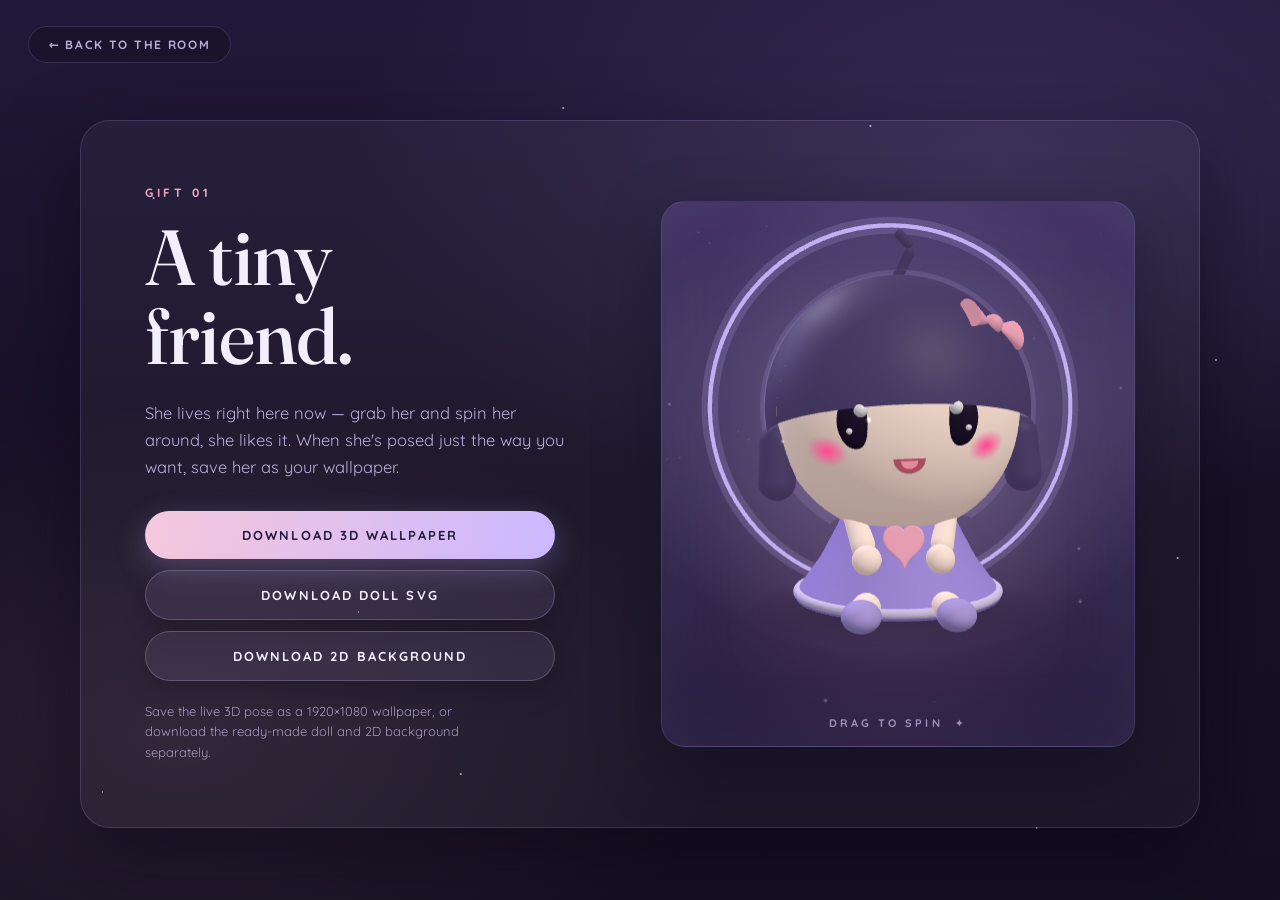
<file: boneka.html>
<!DOCTYPE html>
<html lang="en">
<head>
  <meta charset="UTF-8" />
  <meta name="viewport" content="width=device-width, initial-scale=1.0" />
  <meta name="color-scheme" content="dark" />
  <title>Maeghan's Doll — A Tiny Friend</title>
  <link rel="icon" type="image/svg+xml" href="assets/boneka/assets/images/doll.svg" />
  <link rel="preconnect" href="https://fonts.googleapis.com" />
  <link rel="preconnect" href="https://fonts.gstatic.com" crossorigin />
  <link href="https://fonts.googleapis.com/css2?family=Fraunces:opsz,wght@9..144,500;9..144,600&family=Quicksand:wght@400;500;700&display=swap" rel="stylesheet" />
  <style>
    :root {
      --ink:      #f3eefc;
      --ink-soft: #b9aed6;
      --lilac:    #cbb8ff;
      --pink:     #f2a9be;
      --panel:    rgba(255, 255, 255, 0.035);
      --line:     rgba(203, 184, 255, 0.16);
    }

    * { box-sizing: border-box; margin: 0; padding: 0; }

    body {
      min-height: 100vh;
      font-family: "Quicksand", "Segoe UI", system-ui, sans-serif;
      color: var(--ink);
      background:
        radial-gradient(1100px 600px at 78% 18%, rgba(172, 146, 238, 0.16), transparent 60%),
        radial-gradient(900px 560px at 14% 82%, rgba(242, 169, 190, 0.10), transparent 60%),
        linear-gradient(180deg, #211939 0%, #171126 55%, #141021 100%);
      overflow-x: hidden;
    }

    /* twinkling star field */
    .stars, .stars::after {
      content: "";
      position: fixed;
      inset: 0;
      pointer-events: none;
      background-image:
        radial-gradient(1.5px 1.5px at 12% 22%, #e9dfff, transparent),
        radial-gradient(1px 1px at 28% 68%, #f5c8dc, transparent),
        radial-gradient(1.5px 1.5px at 44% 12%, #e9dfff, transparent),
        radial-gradient(1px 1px at 61% 42%, #e9dfff, transparent),
        radial-gradient(1.5px 1.5px at 73% 78%, #f5c8dc, transparent),
        radial-gradient(1px 1px at 86% 26%, #e9dfff, transparent),
        radial-gradient(1.5px 1.5px at 92% 62%, #e9dfff, transparent),
        radial-gradient(1px 1px at 8% 88%, #e9dfff, transparent);
      animation: twinkle 4.5s ease-in-out infinite;
    }
    .stars::after {
      background-image:
        radial-gradient(1px 1px at 18% 46%, #e9dfff, transparent),
        radial-gradient(1.5px 1.5px at 36% 86%, #e9dfff, transparent),
        radial-gradient(1px 1px at 52% 58%, #f5c8dc, transparent),
        radial-gradient(1.5px 1.5px at 68% 14%, #e9dfff, transparent),
        radial-gradient(1px 1px at 81% 92%, #e9dfff, transparent),
        radial-gradient(1.5px 1.5px at 95% 40%, #f5c8dc, transparent);
      animation-delay: 2.2s;
    }
    @keyframes twinkle {
      0%, 100% { opacity: 0.35; }
      50%      { opacity: 0.9; }
    }

    .back-link {
      position: fixed;
      top: 26px;
      left: 28px;
      z-index: 5;
      padding: 10px 20px;
      border: 1px solid var(--line);
      border-radius: 999px;
      background: rgba(23, 17, 38, 0.6);
      backdrop-filter: blur(8px);
      color: var(--ink-soft);
      font-size: 12px;
      font-weight: 700;
      letter-spacing: 0.14em;
      text-decoration: none;
      transition: color 0.2s, border-color 0.2s;
    }
    .back-link:hover, .back-link:focus-visible { color: var(--ink); border-color: var(--lilac); }

    .page-shell {
      min-height: 100vh;
      display: grid;
      place-items: center;
      padding: 96px 24px 48px;
    }

    .gift-panel {
      width: min(1120px, 100%);
      display: grid;
      grid-template-columns: minmax(300px, 1fr) minmax(320px, 1.05fr);
      gap: clamp(28px, 5vw, 64px);
      align-items: center;
      padding: clamp(32px, 5vw, 64px);
      border: 1px solid var(--line);
      border-radius: 30px;
      background: var(--panel);
      box-shadow: 0 30px 80px rgba(9, 6, 20, 0.55);
    }

    .eyebrow {
      font-size: 12px;
      font-weight: 700;
      letter-spacing: 0.3em;
      color: var(--pink);
      margin-bottom: 18px;
    }

    h1 {
      font-family: "Fraunces", Georgia, serif;
      font-weight: 500;
      font-size: clamp(44px, 6.5vw, 78px);
      line-height: 1.02;
      letter-spacing: -0.01em;
      margin-bottom: 22px;
    }

    .lead {
      color: var(--ink-soft);
      font-size: 16.5px;
      line-height: 1.65;
      max-width: 42ch;
      margin-bottom: 30px;
    }

    .action-button {
      appearance: none;
      border: 0;
      cursor: pointer;
      display: inline-flex;
      align-items: center;
      justify-content: center;
      padding: 16px 30px;
      border-radius: 999px;
      font-family: inherit;
      font-size: 13px;
      font-weight: 700;
      letter-spacing: 0.16em;
      color: #241b3e;
      background: linear-gradient(100deg, #f5c8dc, #cbb8ff);
      box-shadow: 0 10px 30px rgba(203, 184, 255, 0.25);
      transition: transform 0.18s ease, box-shadow 0.18s ease;
      text-align: center;
      text-decoration: none;
    }
    .action-button:hover { transform: translateY(-2px); box-shadow: 0 14px 36px rgba(203, 184, 255, 0.4); }
    .action-button:active { transform: translateY(0); }
    .action-button:focus-visible { outline: 2px solid var(--lilac); outline-offset: 3px; }
    .action-button:disabled { opacity: 0.5; cursor: not-allowed; transform: none; }

    .download-actions {
      display: grid;
      gap: 11px;
      width: min(100%, 410px);
    }

    .action-button.secondary-download {
      color: #f3eefc;
      background: rgba(203, 184, 255, 0.09);
      border: 1px solid rgba(219, 205, 255, 0.24);
      box-shadow: 0 10px 26px rgba(9, 6, 20, 0.22);
    }

    .action-button.secondary-download:hover {
      border-color: rgba(229, 218, 255, 0.52);
      box-shadow: 0 14px 34px rgba(172, 146, 238, 0.2);
    }

    .note {
      margin-top: 20px;
      font-size: 13px;
      line-height: 1.6;
      color: var(--ink-soft);
      opacity: 0.85;
      max-width: 40ch;
    }
    .note code {
      font-size: 12px;
      background: rgba(203, 184, 255, 0.12);
      padding: 2px 6px;
      border-radius: 6px;
    }

    /* --- 3D stage --- */
    .visual-stage { display: grid; place-items: center; }

    .doll-card {
      position: relative;
      width: 100%;
      aspect-ratio: 4 / 4.6;
      max-height: 620px;
      border-radius: 24px;
      overflow: hidden;
      border: 1px solid var(--line);
      background:
        radial-gradient(430px 350px at 50% 40%, rgba(229, 219, 255, 0.32), transparent 69%),
        radial-gradient(340px 280px at 50% 70%, rgba(242, 169, 190, 0.14), transparent 72%),
        linear-gradient(180deg, rgba(65, 49, 101, 0.88), rgba(38, 28, 63, 0.92));
      box-shadow:
        inset 0 0 85px rgba(224, 211, 255, 0.08),
        0 24px 65px rgba(9, 6, 20, 0.34);
      cursor: grab;
      touch-action: none;
    }
    .doll-card.grabbing { cursor: grabbing; }

    .doll-card canvas {
      position: absolute;
      inset: 0;
      width: 100% !important;
      height: 100% !important;
      display: block;
    }

    .doll-fallback {
      position: absolute;
      inset: 0;
      margin: auto;
      width: 68%;
      max-height: 86%;
      object-fit: contain;
    }

    .stage-hint {
      position: absolute;
      left: 50%;
      bottom: 16px;
      transform: translateX(-50%);
      font-size: 11px;
      font-weight: 700;
      letter-spacing: 0.28em;
      color: var(--ink-soft);
      opacity: 0.8;
      pointer-events: none;
      transition: opacity 0.6s ease;
      white-space: nowrap;
    }
    .stage-hint.fade-out { opacity: 0; }

    @media (max-width: 880px) {
      .gift-panel { grid-template-columns: 1fr; }
      .visual-stage { order: -1; }
      .doll-card { max-height: 440px; }
      .page-shell { padding-top: 86px; }
    }

    @media (prefers-reduced-motion: reduce) {
      .stars, .stars::after { animation: none; opacity: 0.5; }
      .action-button, .back-link { transition: none; }
    }
  </style>
</head>
<body>
  <div class="stars" aria-hidden="true"></div>
  <a class="back-link" href="index.html" onclick="backToRoom()">← BACK TO THE ROOM</a>

  <main class="page-shell">
    <section class="gift-panel">
      <div class="gift-copy">
        <p class="eyebrow">GIFT 01</p>
        <h1>A tiny<br />friend.</h1>
        <p class="lead">She lives right here now — grab her and spin her around, she likes it. When she's posed just the way you want, save her as your wallpaper.</p>
        <div class="download-actions">
          <button class="action-button" type="button" id="wallpaper-btn">DOWNLOAD 3D WALLPAPER</button>
          <a class="action-button secondary-download" href="assets/images/doll.svg" download="maeghan-doll-2d.svg">DOWNLOAD DOLL SVG</a>
          <a class="action-button secondary-download" href="assets/images/background-doll-2d.png" download="maeghan-doll-background-2d.png">DOWNLOAD 2D BACKGROUND</a>
        </div>
        <p class="note">Save the live 3D pose as a 1920×1080 wallpaper, or download the ready-made doll and 2D background separately.</p>
      </div>

      <div class="visual-stage">
        <div class="doll-card" id="doll-stage">
          <canvas id="doll-canvas"></canvas>
          <img class="doll-fallback" id="doll-fallback" src="assets/boneka/assets/images/doll.svg" alt="A small doll with dark hair and a lavender dress" hidden />
          <p class="stage-hint" id="stage-hint">DRAG TO SPIN&nbsp;&nbsp;✦</p>
        </div>
      </div>
    </section>
  </main>

  <!-- Bundled build: works with file:// double-click AND with Live Server -->
  <script defer src="assets/boneka/assets/js/doll3d.bundle.js?v=doll-rework-11"></script>
  <script>
    function backToRoom() {
      // Kalau halaman ini dibuka dari tab kamar utama
      if (window.opener && !window.opener.closed) {
        window.opener.focus();
        window.close();
        return;
      }

      // Fallback kalau halaman dibuka langsung
      window.location.href = "index.html";
    }
  </script>
</body>
</html>
</file>
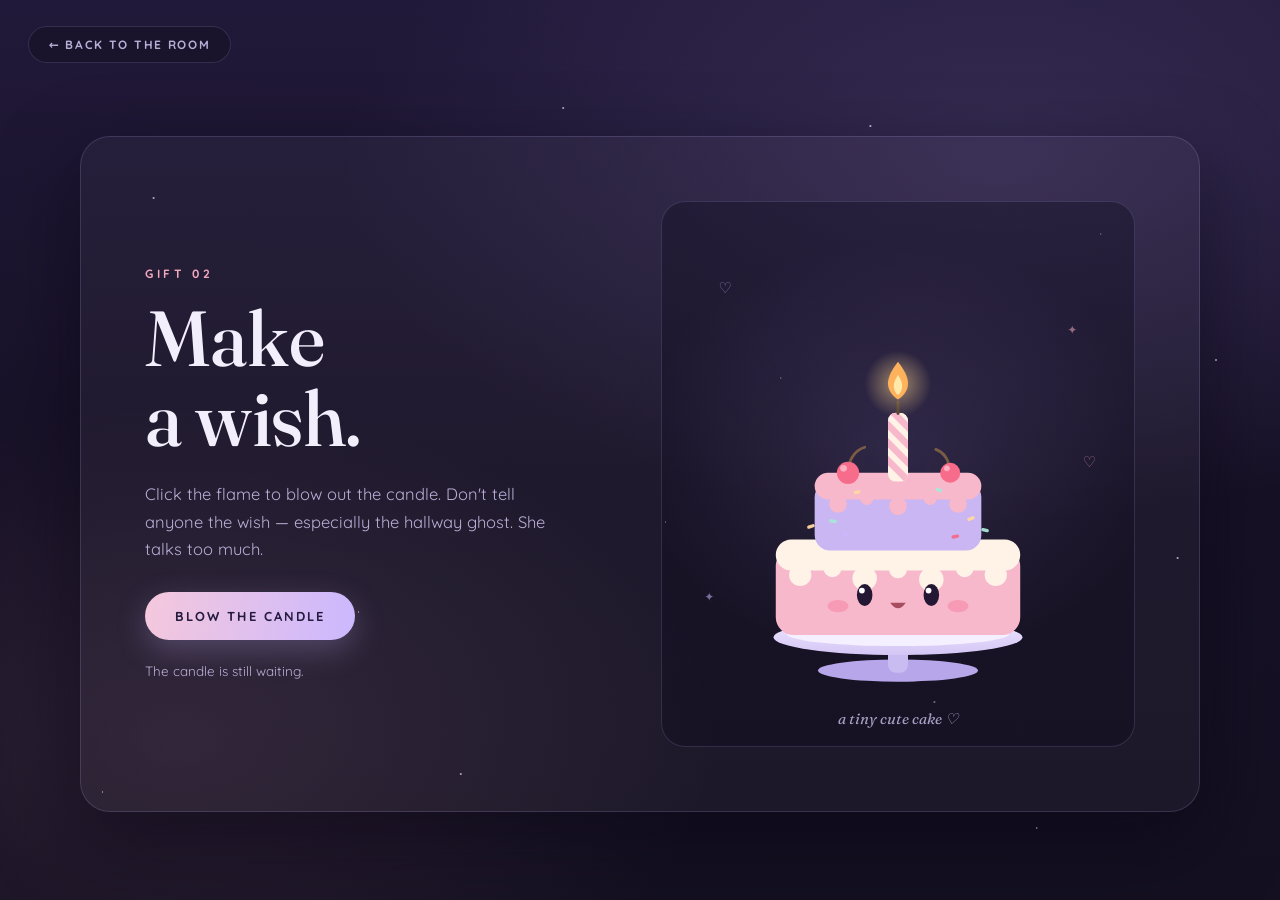
<file: cake.html>
<!DOCTYPE html>
<html lang="en">
<head>
  <meta charset="UTF-8" />
  <meta name="viewport" content="width=device-width, initial-scale=1.0" />
  <meta name="color-scheme" content="dark" />
  <title>Maeghan's Cake — Make a Wish</title>
  <link rel="preconnect" href="https://fonts.googleapis.com" />
  <link rel="preconnect" href="https://fonts.gstatic.com" crossorigin />
  <link rel="icon" type="image/svg+xml" href="assets/images/cake.svg" />
  <link href="https://fonts.googleapis.com/css2?family=Fraunces:ital,opsz,wght@0,9..144,500;1,9..144,500&family=Quicksand:wght@400;500;700&display=swap" rel="stylesheet" />
  <style>
    :root {
      --ink:      #f3eefc;
      --ink-soft: #b9aed6;
      --lilac:    #cbb8ff;
      --pink:     #f2a9be;
      --panel:    rgba(255, 255, 255, 0.035);
      --line:     rgba(203, 184, 255, 0.16);
    }

    * { box-sizing: border-box; margin: 0; padding: 0; }

    body {
      min-height: 100vh;
      font-family: "Quicksand", "Segoe UI", system-ui, sans-serif;
      color: var(--ink);
      background:
        radial-gradient(1100px 600px at 78% 18%, rgba(172, 146, 238, 0.16), transparent 60%),
        radial-gradient(900px 560px at 14% 82%, rgba(242, 169, 190, 0.10), transparent 60%),
        linear-gradient(180deg, #211939 0%, #171126 55%, #141021 100%);
      overflow-x: hidden;
    }

    /* twinkling star field */
    .stars, .stars::after {
      content: "";
      position: fixed;
      inset: 0;
      pointer-events: none;
      background-image:
        radial-gradient(1.5px 1.5px at 12% 22%, #e9dfff, transparent),
        radial-gradient(1px 1px at 28% 68%, #f5c8dc, transparent),
        radial-gradient(1.5px 1.5px at 44% 12%, #e9dfff, transparent),
        radial-gradient(1px 1px at 61% 42%, #e9dfff, transparent),
        radial-gradient(1.5px 1.5px at 73% 78%, #f5c8dc, transparent),
        radial-gradient(1px 1px at 86% 26%, #e9dfff, transparent),
        radial-gradient(1.5px 1.5px at 92% 62%, #e9dfff, transparent),
        radial-gradient(1px 1px at 8% 88%, #e9dfff, transparent);
      animation: twinkle 4.5s ease-in-out infinite;
    }
    .stars::after {
      background-image:
        radial-gradient(1px 1px at 18% 46%, #e9dfff, transparent),
        radial-gradient(1.5px 1.5px at 36% 86%, #e9dfff, transparent),
        radial-gradient(1px 1px at 52% 58%, #f5c8dc, transparent),
        radial-gradient(1.5px 1.5px at 68% 14%, #e9dfff, transparent),
        radial-gradient(1px 1px at 81% 92%, #e9dfff, transparent),
        radial-gradient(1.5px 1.5px at 95% 40%, #f5c8dc, transparent);
      animation-delay: 2.2s;
    }
    @keyframes twinkle { 0%, 100% { opacity: 0.35; } 50% { opacity: 0.9; } }

    .back-link {
      position: fixed;
      top: 26px; left: 28px;
      z-index: 5;
      padding: 10px 20px;
      border: 1px solid var(--line);
      border-radius: 999px;
      background: rgba(23, 17, 38, 0.6);
      backdrop-filter: blur(8px);
      color: var(--ink-soft);
      font-size: 12px; font-weight: 700; letter-spacing: 0.14em;
      text-decoration: none;
      transition: color 0.2s, border-color 0.2s;
    }
    .back-link:hover, .back-link:focus-visible { color: var(--ink); border-color: var(--lilac); }

    .page-shell {
      min-height: 100vh;
      display: grid; place-items: center;
      padding: 96px 24px 48px;
    }

    .gift-panel {
      width: min(1120px, 100%);
      display: grid;
      grid-template-columns: minmax(300px, 1fr) minmax(320px, 1.05fr);
      gap: clamp(28px, 5vw, 64px);
      align-items: center;
      padding: clamp(32px, 5vw, 64px);
      border: 1px solid var(--line);
      border-radius: 30px;
      background: var(--panel);
      box-shadow: 0 30px 80px rgba(9, 6, 20, 0.55);
    }

    .eyebrow {
      font-size: 12px; font-weight: 700; letter-spacing: 0.3em;
      color: var(--pink);
      margin-bottom: 18px;
    }

    h1 {
      font-family: "Fraunces", Georgia, serif;
      font-weight: 500;
      font-size: clamp(44px, 6.5vw, 78px);
      line-height: 1.02; letter-spacing: -0.01em;
      margin-bottom: 22px;
    }

    .lead {
      color: var(--ink-soft);
      font-size: 16.5px; line-height: 1.65;
      max-width: 42ch;
      margin-bottom: 30px;
    }

    .action-button {
      appearance: none; border: 0; cursor: pointer;
      padding: 16px 30px;
      border-radius: 999px;
      font-family: inherit;
      font-size: 13px; font-weight: 700; letter-spacing: 0.16em;
      color: #241b3e;
      background: linear-gradient(100deg, #f5c8dc, #cbb8ff);
      box-shadow: 0 10px 30px rgba(203, 184, 255, 0.25);
      transition: transform 0.18s ease, box-shadow 0.18s ease;
    }
    .action-button:hover { transform: translateY(-2px); box-shadow: 0 14px 36px rgba(203, 184, 255, 0.4); }
    .action-button:active { transform: translateY(0); }
    .action-button:focus-visible { outline: 2px solid var(--lilac); outline-offset: 3px; }

    .note {
      margin-top: 20px;
      font-size: 13.5px; line-height: 1.6;
      color: var(--ink-soft);
      min-height: 1.6em;
    }

    /* ------------------ cake stage ------------------ */
    .visual-stage { display: grid; place-items: center; }

    .cake-stage {
      position: relative;
      width: 100%;
      aspect-ratio: 4 / 4.6;
      max-height: 620px;
      border-radius: 24px;
      overflow: hidden;
      border: 1px solid var(--line);
      background:
        radial-gradient(380px 300px at 50% 46%, rgba(172, 146, 238, 0.14), transparent 70%),
        rgba(13, 10, 26, 0.35);
      display: grid;
      place-items: center;
      padding: 24px 18px 18px;
    }

    .cake-svg { width: min(100%, 400px); height: auto; display: block; }

    .cake-message {
      position: absolute;
      left: 50%; bottom: 18px;
      transform: translateX(-50%);
      font-family: "Fraunces", Georgia, serif;
      font-style: italic;
      font-size: 15px;
      color: var(--ink-soft);
      white-space: nowrap;
      opacity: 0.9;
    }

    /* floating ambience inside the stage */
    .floaty {
      position: absolute;
      font-size: 15px;
      color: var(--lilac);
      opacity: 0.55;
      pointer-events: none;
      animation: floaty 5s ease-in-out infinite;
    }
    .floaty.pink { color: var(--pink); }
    .f1 { top: 14%; left: 12%; animation-delay: 0s; }
    .f2 { top: 22%; right: 12%; animation-delay: 1.3s; font-size: 12px; }
    .f3 { bottom: 26%; left: 9%;  animation-delay: 2.1s; font-size: 12px; }
    .f4 { top: 46%;  right: 8%;  animation-delay: 3s; }
    @keyframes floaty {
      0%, 100% { transform: translateY(0) rotate(-4deg); }
      50%      { transform: translateY(-12px) rotate(5deg); }
    }

    /* --- SVG part animations --- */
    .eye-open {
      transform-box: fill-box;
      transform-origin: 50% 50%;
      animation: blink 4.4s ease-in-out infinite;
    }
    .eye-open.right { animation-delay: 0.05s; }
    @keyframes blink {
      0%, 91%, 100% { transform: scaleY(1); }
      94%           { transform: scaleY(0.08); }
      97%           { transform: scaleY(1); }
    }

    .eyes-closed { opacity: 0; transition: opacity 0.25s; }
    .cute-cake.out .eyes-closed { opacity: 1; }
    .cute-cake.out .eye-open,
    .cute-cake.out .eye-open + .eye-shine { opacity: 0; }
    .eye-open, .eye-shine { transition: opacity 0.25s; }

    .flame-fire {
      transform-box: fill-box;
      transform-origin: 50% 100%;
      animation: flick 0.34s ease-in-out infinite alternate;
      transition: transform 0.3s ease, opacity 0.3s ease;
    }
    @keyframes flick {
      from { transform: scaleY(1)    rotate(-2.5deg); }
      to   { transform: scaleY(1.14) rotate(3deg); }
    }
    .flame-glow {
      transform-box: fill-box;
      transform-origin: 50% 50%;
      animation: glowpulse 1.6s ease-in-out infinite;
      transition: opacity 0.4s ease;
    }
    @keyframes glowpulse {
      0%, 100% { transform: scale(1);    opacity: 0.9; }
      50%      { transform: scale(1.15); opacity: 0.65; }
    }
    .cute-cake.out .flame-fire { animation: none; transform: scale(0.15); opacity: 0; }
    .cute-cake.out .flame-glow { animation: none; opacity: 0; }

    .smoke { opacity: 0; transform-box: fill-box; }
    .cute-cake.out .smoke  { animation: rise 1.5s ease-out forwards; }
    .cute-cake.out .smoke.s2 { animation-delay: 0.18s; }
    .cute-cake.out .smoke.s3 { animation-delay: 0.36s; }
    @keyframes rise {
      0%   { opacity: 0;   transform: translateY(0)    translateX(0); }
      18%  { opacity: 0.75; }
      100% { opacity: 0;   transform: translateY(-72px) translateX(8px); }
    }

    .cute-cake { cursor: default; }
    #flame { cursor: pointer; }

    /* confetti */
    .confetti {
      position: absolute;
      left: 50%; top: 36%;
      width: 8px; height: 8px;
      border-radius: 2px;
      pointer-events: none;
      animation: pop 1.15s ease-out forwards;
    }
    .confetti.glyph {
      background: transparent !important;
      width: auto; height: auto;
      font-size: 14px;
      color: var(--pink);
    }
    @keyframes pop {
      from { transform: translate(-50%, -50%) rotate(0deg);   opacity: 1; }
      to   { transform: translate(calc(-50% + var(--tx)), calc(-50% + var(--ty))) rotate(320deg); opacity: 0; }
    }

    @media (max-width: 880px) {
      .gift-panel { grid-template-columns: 1fr; }
      .visual-stage { order: -1; }
      .cake-stage { max-height: 460px; }
      .page-shell { padding-top: 86px; }
    }

    @media (prefers-reduced-motion: reduce) {
      .stars, .stars::after, .floaty, .eye-open, .flame-fire, .flame-glow { animation: none; }
      .stars, .stars::after { opacity: 0.5; }
      .action-button, .back-link { transition: none; }
    }
  </style>
</head>
<body>
  <div class="stars" aria-hidden="true"></div>
  <a class="back-link" href="index.html" onclick="backToRoom()">← BACK TO THE ROOM</a>

  <main class="page-shell">
    <section class="gift-panel">
      <div class="gift-copy">
        <p class="eyebrow">GIFT 02</p>
        <h1>Make<br />a wish.</h1>
        <p class="lead">Click the flame to blow out the candle. Don't tell anyone the wish — especially the hallway ghost. She talks too much.</p>
        <button id="blowButton" class="action-button" type="button">BLOW THE CANDLE</button>
        <p id="wishText" class="note">The candle is still waiting.</p>
      </div>

      <div class="visual-stage">
        <div class="cake-stage" id="cakeStage">
          <span class="floaty f1" aria-hidden="true">♡</span>
          <span class="floaty pink f2" aria-hidden="true">✦</span>
          <span class="floaty f3" aria-hidden="true">✦</span>
          <span class="floaty pink f4" aria-hidden="true">♡</span>

          <svg class="cake-svg cute-cake" id="cake" viewBox="0 0 360 400" role="img" aria-label="A cute two-layer cake with a face and a lit candle">
            <defs>
              <radialGradient id="flameGlowGrad">
                <stop offset="0"  stop-color="#FFD68C" stop-opacity="0.55" />
                <stop offset="1"  stop-color="#FFD68C" stop-opacity="0" />
              </radialGradient>
              <linearGradient id="plateGrad" x1="0" y1="0" x2="0" y2="1">
                <stop stop-color="#EFE7FF" /><stop offset="1" stop-color="#D4C6F5" />
              </linearGradient>
              <clipPath id="candleClip"><rect x="171" y="142" width="18" height="62" rx="7" /></clipPath>
            </defs>

            <!-- cake stand -->
            <ellipse cx="180" cy="374" rx="72" ry="10" fill="#B7A6EA" />
            <rect x="171" y="342" width="18" height="34" rx="7" fill="#C9BCF0" />
            <ellipse cx="180" cy="344" rx="112" ry="16" fill="url(#plateGrad)" />
            <ellipse cx="180" cy="341" rx="100" ry="11" fill="#F5F0FF" />

            <!-- bottom layer -->
            <rect x="70" y="264" width="220" height="78" rx="16" fill="#F7B8CC" />
            <rect x="70" y="256" width="220" height="28" rx="14" fill="#FFF3E8" />
            <circle cx="92"  cy="288" r="10" fill="#FFF3E8" />
            <circle cx="121" cy="282" r="8"  fill="#FFF3E8" />
            <circle cx="150" cy="291" r="11" fill="#FFF3E8" />
            <circle cx="180" cy="283" r="8"  fill="#FFF3E8" />
            <circle cx="210" cy="292" r="11" fill="#FFF3E8" />
            <circle cx="240" cy="282" r="8"  fill="#FFF3E8" />
            <circle cx="268" cy="288" r="10" fill="#FFF3E8" />

            <!-- top layer -->
            <rect x="105" y="204" width="150" height="62" rx="14" fill="#C9B6F2" />
            <rect x="105" y="196" width="150" height="24" rx="12" fill="#F7B8CC" />
            <circle cx="126" cy="224" r="8" fill="#F7B8CC" />
            <circle cx="152" cy="219" r="6" fill="#F7B8CC" />
            <circle cx="180" cy="226" r="8" fill="#F7B8CC" />
            <circle cx="209" cy="219" r="6" fill="#F7B8CC" />
            <circle cx="234" cy="224" r="8" fill="#F7B8CC" />

            <!-- sprinkles -->
            <g opacity="0.95">
              <rect x="98"  y="243" width="7" height="3" rx="1.5" fill="#FFD9A0" transform="rotate(-18 101 244)" />
              <rect x="255" y="246" width="7" height="3" rx="1.5" fill="#A9E8D8" transform="rotate(14 258 247)" />
              <rect x="130" y="250" width="7" height="3" rx="1.5" fill="#CBB8FF" transform="rotate(24 133 251)" />
              <rect x="228" y="252" width="7" height="3" rx="1.5" fill="#F76C8A" transform="rotate(-12 231 253)" />
              <rect x="118" y="238" width="7" height="3" rx="1.5" fill="#A9E8D8" transform="rotate(8 121 239)" />
              <rect x="242" y="236" width="7" height="3" rx="1.5" fill="#FFD9A0" transform="rotate(-22 245 237)" />
              <rect x="140" y="212" width="6" height="3" rx="1.5" fill="#FFD9A0" transform="rotate(-15 143 213)" />
              <rect x="214" y="210" width="6" height="3" rx="1.5" fill="#A9E8D8" transform="rotate(18 217 211)" />
            </g>

            <!-- cherries on the top layer -->
            <path d="M136 188 Q140 176 150 173" fill="none" stroke="#7A5C46" stroke-width="2.5" stroke-linecap="round" />
            <circle cx="135" cy="196" r="10" fill="#F76C8A" />
            <circle cx="131" cy="192" r="3"  fill="#FFAEC2" />
            <path d="M226 189 Q223 178 214 175" fill="none" stroke="#7A5C46" stroke-width="2.5" stroke-linecap="round" />
            <circle cx="227" cy="196" r="9"  fill="#F76C8A" />
            <circle cx="224" cy="192" r="2.6" fill="#FFAEC2" />

            <!-- candle -->
            <g clip-path="url(#candleClip)">
              <rect x="171" y="142" width="18" height="62" fill="#FFF3E8" />
              <g stroke="#F7B8CC" stroke-width="6">
                <line x1="150" y1="132" x2="210" y2="192" />
                <line x1="150" y1="148" x2="210" y2="208" />
                <line x1="150" y1="164" x2="210" y2="224" />
                <line x1="150" y1="116" x2="210" y2="176" />
              </g>
            </g>
            <rect x="178.7" y="131" width="2.6" height="13" rx="1.3" fill="#4A3A2A" />

            <!-- smoke (appears when blown out) -->
            <circle class="smoke s1" cx="180" cy="122" r="5"   fill="#CFC8E6" />
            <circle class="smoke s2" cx="176" cy="118" r="6.5" fill="#CFC8E6" />
            <circle class="smoke s3" cx="184" cy="114" r="4.5" fill="#CFC8E6" />

            <!-- flame -->
            <g id="flame" tabindex="0" role="button" aria-label="Blow out the candle">
              <circle class="flame-glow" cx="180" cy="116" r="30" fill="url(#flameGlowGrad)" />
              <g class="flame-fire">
                <path d="M180 96 C169 110 167 121 180 130 C193 121 191 110 180 96 Z" fill="#FFB25C" />
                <path d="M180 108 C175 115 175 122 180 126 C185 122 185 115 180 108 Z" fill="#FFE9A8" />
              </g>
              <circle cx="180" cy="114" r="26" fill="transparent" />
            </g>

            <!-- face on the bottom layer -->
            <g>
              <ellipse class="eye-open"       cx="150" cy="306" rx="7"  ry="10" fill="#241733" />
              <circle  class="eye-shine"      cx="147.5" cy="302" r="2.6" fill="#FFFFFF" />
              <ellipse class="eye-open right" cx="210" cy="306" rx="7"  ry="10" fill="#241733" />
              <circle  class="eye-shine"      cx="207.5" cy="302" r="2.6" fill="#FFFFFF" />

              <g class="eyes-closed" stroke="#241733" stroke-width="3.6" stroke-linecap="round" fill="none">
                <path d="M142 307 Q150 298 158 307" />
                <path d="M202 307 Q210 298 218 307" />
              </g>

              <ellipse cx="126" cy="316" rx="9.5" ry="5.5" fill="#F78BAB" opacity="0.65" />
              <ellipse cx="234" cy="316" rx="9.5" ry="5.5" fill="#F78BAB" opacity="0.65" />

              <path d="M173 313 Q180 323 187 313 Z" fill="#A64D5F" />
            </g>
          </svg>

          <p class="cake-message">a tiny cute cake ♡</p>
        </div>
      </div>
    </section>
  </main>

  <script>

    function backToRoom() {
      // Kalau halaman ini dibuka dari tab kamar utama
      if (window.opener && !window.opener.closed) {
        window.opener.focus();
        window.close();
        return;
      }

      // Fallback kalau halaman dibuka langsung
      window.location.href = "index.html";
    }

    const cake     = document.getElementById('cake');
    const flame    = document.getElementById('flame');
    const wishText = document.getElementById('wishText');
    const blowBtn  = document.getElementById('blowButton');
    const stageEl  = document.getElementById('cakeStage');
    const reduceMotion = window.matchMedia('(prefers-reduced-motion: reduce)').matches;

    const confettiColors = ['#F5C8DC', '#CBB8FF', '#FFD9A0', '#A9E8D8', '#F76C8A'];
    let lit = true;

    function burst() {
      if (reduceMotion) return;
      for (let i = 0; i < 26; i++) {
        const s = document.createElement('span');
        s.className = 'confetti';
        const a = Math.random() * Math.PI * 2;
        const d = 60 + Math.random() * 95;
        s.style.setProperty('--tx', (Math.cos(a) * d).toFixed(1) + 'px');
        s.style.setProperty('--ty', (Math.sin(a) * d - 45).toFixed(1) + 'px');
        s.style.background = confettiColors[i % confettiColors.length];
        s.style.animationDelay = (Math.random() * 0.12).toFixed(2) + 's';
        if (i % 5 === 0) { s.classList.add('glyph'); s.textContent = '♡'; }
        stageEl.appendChild(s);
        setTimeout(() => s.remove(), 1400);
      }
    }

    function blow() {
      if (!lit) return;
      lit = false;
      cake.classList.add('out');
      wishText.textContent = 'Wish saved. May it find its way to you. ♡';
      blowBtn.textContent = 'LIGHT IT AGAIN';
      burst();
    }

    function relight() {
      lit = true;
      cake.classList.remove('out');
      wishText.textContent = 'The candle is lit again — one more wish?';
      blowBtn.textContent = 'BLOW THE CANDLE';
    }

    blowBtn.addEventListener('click', () => (lit ? blow() : relight()));
    flame.addEventListener('click', blow);
    flame.addEventListener('keydown', (e) => {
      if (e.key === 'Enter' || e.key === ' ') { e.preventDefault(); blow(); }
    });
  </script>
</body>
</html>
</file>
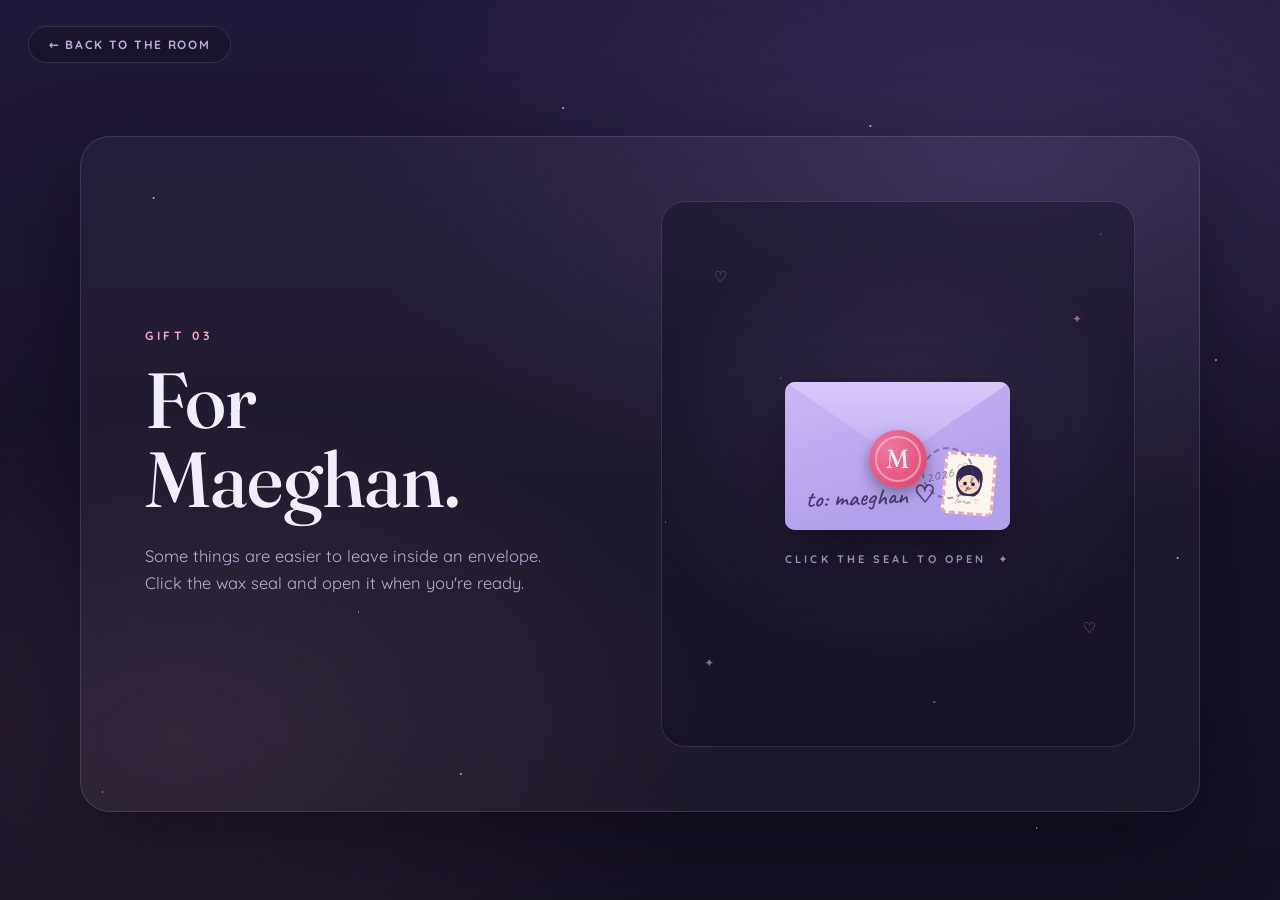
<file: envelope.html>
<!DOCTYPE html>
<html lang="en">
<head>
  <meta charset="UTF-8" />
  <meta name="viewport" content="width=device-width, initial-scale=1.0" />
  <meta name="color-scheme" content="dark" />
  <title>A Letter for Maeghan</title>
  <link rel="preconnect" href="https://fonts.googleapis.com" />
  <link rel="preconnect" href="https://fonts.gstatic.com" crossorigin />
  <link rel="icon" type="image/svg+xml" href="assets/images/envelope.svg" />
  <link href="https://fonts.googleapis.com/css2?family=Fraunces:opsz,wght@9..144,500&family=Quicksand:wght@400;500;700&family=Caveat:wght@400;600&display=swap" rel="stylesheet" />
  <style>
    :root {
      --ink:      #f3eefc;
      --ink-soft: #b9aed6;
      --lilac:    #cbb8ff;
      --pink:     #f2a9be;
      --panel:    rgba(255, 255, 255, 0.035);
      --line:     rgba(203, 184, 255, 0.16);
      --paper-ink:#4a3a5e;
    }

    * { box-sizing: border-box; margin: 0; padding: 0; }

    body {
      min-height: 100vh;
      font-family: "Quicksand", "Segoe UI", system-ui, sans-serif;
      color: var(--ink);
      background:
        radial-gradient(1100px 600px at 78% 18%, rgba(172, 146, 238, 0.16), transparent 60%),
        radial-gradient(900px 560px at 14% 82%, rgba(242, 169, 190, 0.10), transparent 60%),
        linear-gradient(180deg, #211939 0%, #171126 55%, #141021 100%);
      overflow-x: hidden;
    }

    .stars, .stars::after {
      content: "";
      position: fixed; inset: 0;
      pointer-events: none;
      background-image:
        radial-gradient(1.5px 1.5px at 12% 22%, #e9dfff, transparent),
        radial-gradient(1px 1px at 28% 68%, #f5c8dc, transparent),
        radial-gradient(1.5px 1.5px at 44% 12%, #e9dfff, transparent),
        radial-gradient(1px 1px at 61% 42%, #e9dfff, transparent),
        radial-gradient(1.5px 1.5px at 73% 78%, #f5c8dc, transparent),
        radial-gradient(1px 1px at 86% 26%, #e9dfff, transparent),
        radial-gradient(1.5px 1.5px at 92% 62%, #e9dfff, transparent),
        radial-gradient(1px 1px at 8% 88%, #e9dfff, transparent);
      animation: twinkle 4.5s ease-in-out infinite;
    }
    .stars::after {
      background-image:
        radial-gradient(1px 1px at 18% 46%, #e9dfff, transparent),
        radial-gradient(1.5px 1.5px at 36% 86%, #e9dfff, transparent),
        radial-gradient(1px 1px at 52% 58%, #f5c8dc, transparent),
        radial-gradient(1.5px 1.5px at 68% 14%, #e9dfff, transparent),
        radial-gradient(1px 1px at 81% 92%, #e9dfff, transparent),
        radial-gradient(1.5px 1.5px at 95% 40%, #f5c8dc, transparent);
      animation-delay: 2.2s;
    }
    @keyframes twinkle { 0%, 100% { opacity: 0.35; } 50% { opacity: 0.9; } }

    .back-link {
      position: fixed;
      top: 26px; left: 28px;
      z-index: 10;
      padding: 10px 20px;
      border: 1px solid var(--line);
      border-radius: 999px;
      background: rgba(23, 17, 38, 0.6);
      backdrop-filter: blur(8px);
      color: var(--ink-soft);
      font-size: 12px; font-weight: 700; letter-spacing: 0.14em;
      text-decoration: none;
      transition: color 0.2s, border-color 0.2s;
    }
    .back-link:hover, .back-link:focus-visible { color: var(--ink); border-color: var(--lilac); }

    .page-shell {
      min-height: 100vh;
      display: grid; place-items: center;
      padding: 96px 24px 48px;
    }

    .gift-panel {
      width: min(1120px, 100%);
      display: grid;
      grid-template-columns: minmax(300px, 1fr) minmax(320px, 1.05fr);
      gap: clamp(28px, 5vw, 64px);
      align-items: center;
      padding: clamp(32px, 5vw, 64px);
      border: 1px solid var(--line);
      border-radius: 30px;
      background: var(--panel);
      box-shadow: 0 30px 80px rgba(9, 6, 20, 0.55);
    }

    .eyebrow { font-size: 12px; font-weight: 700; letter-spacing: 0.3em; color: var(--pink); margin-bottom: 18px; }

    h1 {
      font-family: "Fraunces", Georgia, serif;
      font-weight: 500;
      font-size: clamp(44px, 6.5vw, 78px);
      line-height: 1.02; letter-spacing: -0.01em;
      margin-bottom: 22px;
    }

    .lead { color: var(--ink-soft); font-size: 16.5px; line-height: 1.65; max-width: 42ch; margin-bottom: 24px; }

    .note { font-size: 13px; line-height: 1.6; color: var(--ink-soft); opacity: 0.85; max-width: 40ch; }
    .note code { font-size: 12px; background: rgba(203, 184, 255, 0.12); padding: 2px 6px; border-radius: 6px; }

    /* ------------------ envelope stage ------------------ */
    .visual-stage { display: grid; place-items: center; }

    .env-stage {
      position: relative;
      width: 100%;
      aspect-ratio: 4 / 4.6;
      max-height: 620px;
      border-radius: 24px;
      overflow: hidden;
      border: 1px solid var(--line);
      background:
        radial-gradient(380px 300px at 50% 46%, rgba(172, 146, 238, 0.14), transparent 70%),
        rgba(13, 10, 26, 0.35);
      display: grid;
      place-items: center;
      padding: 24px;
    }

    .floaty {
      position: absolute;
      font-size: 15px;
      color: var(--lilac);
      opacity: 0.55;
      pointer-events: none;
      animation: floaty 5s ease-in-out infinite;
    }
    .floaty.pink { color: var(--pink); }
    .f1 { top: 12%; left: 11%; }
    .f2 { top: 20%; right: 11%; animation-delay: 1.3s; font-size: 12px; }
    .f3 { bottom: 14%; left: 9%; animation-delay: 2.1s; font-size: 12px; }
    .f4 { bottom: 20%; right: 8%; animation-delay: 3s; }
    @keyframes floaty {
      0%, 100% { transform: translateY(0) rotate(-4deg); }
      50%      { transform: translateY(-12px) rotate(5deg); }
    }

    /* --- the envelope --- */
    .envelope-wrap {
      position: relative;
      width: min(100%, 380px);
      aspect-ratio: 38 / 25;
      perspective: 1100px;
      cursor: pointer;
      -webkit-tap-highlight-color: transparent;
    }
    .envelope-wrap:focus-visible { outline: 2px solid var(--lilac); outline-offset: 8px; border-radius: 12px; }

    .envelope-body {                 /* back panel */
      position: absolute; inset: 0;
      border-radius: 10px;
      background: #ab97e2;
      z-index: 1;
      box-shadow: 0 24px 50px rgba(9, 6, 20, 0.5);
    }

    .letter-paper {
      position: absolute;
      left: 5%; width: 90%;
      top: -30%; height: 125%;
      z-index: 2;
      background:
        repeating-linear-gradient(transparent 0 27px, rgba(171, 151, 210, 0.28) 27px 28px),
        #fffaf2;
      border-radius: 10px;
      box-shadow: 0 14px 34px rgba(9, 6, 20, 0.35);
      padding: 34px 28px 20px;
      overflow-y: auto;
      transform: translateY(16%) scale(0.72);
      transition: transform 0.6s cubic-bezier(0.34, 1.3, 0.5, 1);
      font-family: "Caveat", "Segoe Script", cursive;
      font-size: 19px;
      line-height: 28px;
      color: var(--paper-ink);
      cursor: default;
      scrollbar-width: thin;
      scrollbar-color: #cbb8ff transparent;
    }
    .letter-paper::-webkit-scrollbar { width: 6px; }
    .letter-paper::-webkit-scrollbar-thumb { background: #cbb8ff; border-radius: 6px; }

    /* washi tape on top of the letter */
    .letter-paper::before {
      content: "";
      position: sticky;
      top: -34px;
      display: block;
      margin: -30px auto 4px;
      width: 92px; height: 24px;
      background: rgba(242, 169, 190, 0.55);
      border-left: 2px dashed rgba(255, 255, 255, 0.5);
      border-right: 2px dashed rgba(255, 255, 255, 0.5);
      transform: rotate(-3deg);
      border-radius: 2px;
    }

    .letter-paper strong {
      display: block;
      font-family: inherit;
      font-weight: 600;
      font-size: 25px;
      margin-bottom: 14px;
    }
    .letter-paper p { margin-bottom: 14px; }
    .letter-paper p:last-of-type { font-size: 22px; font-weight: 600; }

    .fold-back {
      display: block;
      margin: 6px auto 2px;
      appearance: none; border: 0;
      background: none;
      cursor: pointer;
      font-family: "Quicksand", sans-serif;
      font-size: 11px; font-weight: 700; letter-spacing: 0.2em;
      color: #9d86cf;
    }
    .fold-back:hover { color: #6f58a8; }

    .envelope-front {                /* pocket with the V notch */
      position: absolute; inset: 0;
      z-index: 3;
      border-radius: 10px;
      background: linear-gradient(160deg, #cbb8f5, #b3a0ec 70%);
      clip-path: polygon(0 0, 50% 46%, 100% 0, 100% 100%, 0 100%);
      pointer-events: none;
    }

    .to-line {
      position: absolute;
      left: 9%; bottom: 12%;
      font-family: "Caveat", cursive;
      font-size: 24px;
      font-weight: 600;
      color: #4a3a6e;
      transform: rotate(-2deg);
    }

    /* tiny doll-face stamp — a callback to Gift 01 */
    .stamp {
      position: absolute;
      right: 7%; bottom: 10%;
      width: 52px; height: 62px;
      background: #fdf6ec;
      border: 3px dashed #e7a9c0;
      border-radius: 6px;
      transform: rotate(5deg);
      display: grid;
      place-items: center;
    }
    .stamp svg { width: 38px; height: 44px; }
    .postmark {
      position: absolute;
      right: 16%; bottom: 21%;
      width: 52px; height: 52px;
      border: 2px dashed rgba(74, 58, 110, 0.5);
      border-radius: 50%;
      transform: rotate(-12deg);
      display: grid;
      place-items: center;
      font-family: "Caveat", cursive;
      font-size: 15px;
      color: rgba(74, 58, 110, 0.6);
      pointer-events: none;
    }

    .flap {
      position: absolute;
      top: 0; left: 0; right: 0;
      height: 52%;
      z-index: 4;
      clip-path: polygon(0 0, 100% 0, 50% 100%);
      background: linear-gradient(180deg, #d9c9fa, #c2aff2);
      border-radius: 10px 10px 0 0;
      transform-origin: 50% 0;
      transition: transform 0.55s ease 0.4s; /* closing: wait for letter to tuck in */
    }

    .wax {
      position: absolute;
      left: 50%; top: 52%;
      transform: translate(-50%, -50%);
      z-index: 5;
      width: 58px; height: 58px;
      border-radius: 50%;
      background: radial-gradient(circle at 35% 32%, #f078a0, #e4577e 60%, #c94069);
      box-shadow:
        14px 20px 0 -22px #e4577e,
        -18px -12px 0 -23px #e4577e,
        0 6px 14px rgba(9, 6, 20, 0.35);
      display: grid;
      place-items: center;
      font-family: "Fraunces", Georgia, serif;
      font-size: 26px;
      color: #fff0f5;
      pointer-events: none;
      animation: sealPulse 2.2s ease-in-out infinite;
      transition: transform 0.35s ease, opacity 0.35s ease;
    }
    .wax::after {
      content: "";
      position: absolute; inset: 6px;
      border-radius: 50%;
      border: 2px solid rgba(255, 240, 245, 0.45);
    }
    @keyframes sealPulse {
      0%, 100% { transform: translate(-50%, -50%) scale(1); }
      50%      { transform: translate(-50%, -50%) scale(1.07); }
    }

    /* --- open state --- */
    .envelope-wrap.open .flap {
      transform: rotateX(180deg);
      z-index: 1;
      transition: transform 0.55s ease;
    }
    .envelope-wrap.open .wax {
      animation: none;
      opacity: 0;
      transform: translate(-50%, -50%) scale(0.4) rotate(-20deg);
    }
    .envelope-wrap.open .letter-paper {
      transform: translateY(0) scale(1);
      z-index: 6;
      transition-delay: 0.4s;   /* rises after the flap opens */
    }

    .hint-under {
      margin-top: 22px;
      font-size: 11px; font-weight: 700; letter-spacing: 0.28em;
      color: var(--ink-soft);
      opacity: 0.8;
      transition: opacity 0.4s;
      text-align: center;
    }
    .env-area.opened .hint-under { opacity: 0; }

    /* floating hearts on open */
    .heart-float {
      position: absolute;
      pointer-events: none;
      color: var(--pink);
      animation: heartUp 1.5s ease-out forwards;
    }
    @keyframes heartUp {
      0%   { opacity: 0;   transform: translate(-50%, -50%) scale(0.4); }
      15%  { opacity: 1; }
      100% { opacity: 0;   transform: translate(calc(-50% + var(--hx)), calc(-50% - 130px)) scale(1) rotate(var(--hr)); }
    }

    @media (max-width: 880px) {
      .gift-panel { grid-template-columns: 1fr; }
      .visual-stage { order: -1; }
      .env-stage { max-height: 480px; }
      .page-shell { padding-top: 86px; }
    }

    @media (prefers-reduced-motion: reduce) {
      .stars, .stars::after, .floaty, .wax { animation: none; }
      .stars, .stars::after { opacity: 0.5; }
      .letter-paper, .flap, .wax { transition-duration: 0.01s; transition-delay: 0s; }
      .action-button, .back-link { transition: none; }
    }
  </style>
</head>
<body>
  <div class="stars" aria-hidden="true"></div>
  <a class="back-link" href="index.html" onclick="backToRoom()">← BACK TO THE ROOM</a>

  <main class="page-shell">
    <section class="gift-panel">
      <div class="gift-copy">
        <p class="eyebrow">GIFT 03</p>
        <h1>For<br />Maeghan.</h1>
        <p class="lead">Some things are easier to leave inside an envelope. Click the wax seal and open it when you're ready.</p>
      </div>

      <div class="visual-stage">
        <div class="env-stage" id="envStage">
          <span class="floaty f1" aria-hidden="true">♡</span>
          <span class="floaty pink f2" aria-hidden="true">✦</span>
          <span class="floaty f3" aria-hidden="true">✦</span>
          <span class="floaty pink f4" aria-hidden="true">♡</span>

          <div class="env-area" id="envArea">
            <div id="envelope" class="envelope-wrap" role="button" tabindex="0"
                 aria-label="Open birthday letter" aria-expanded="false">
              <div class="envelope-body"></div>

              <article class="letter-paper" id="letterPaper">
                <strong>Dear Maeghan,</strong>
                <p>Happy Sweet Seventeen. I hope this little game made you smile even if you've been going through a hard day.</p>
                <p>Thank you for being you. I hope your next chapter is filled with good surprises, peaceful days, ridiculous laughter, and memories that feel worth keeping.</p>
                <p>I wish you can achieve your dreams, Ganbaree. See you on TOP!</p>
                <p>Happy Birthday, Maeghan. ♡</p>
                <button class="fold-back" id="foldBack" type="button">— FOLD IT BACK —</button>
              </article>

              <div class="envelope-front">
                <span class="to-line">to: maeghan ♡</span>
                <span class="stamp" aria-hidden="true">
                  <svg viewBox="0 0 38 44">
                    <path d="M6 20 C4 8 12 3 19 3 C26 3 34 8 32 20 C32 27 29 32 25 34 L13 34 C9 32 6 27 6 20 Z" fill="#342852"/>
                    <circle cx="19" cy="21" r="11" fill="#f8dcc4"/>
                    <path d="M9 21 C8 10 13 6 19 6 C25 6 30 10 29 21 C26 15 23 13 19 13 C15 13 12 15 9 21 Z" fill="#342852"/>
                    <circle cx="15" cy="22" r="1.8" fill="#241733"/>
                    <circle cx="23" cy="22" r="1.8" fill="#241733"/>
                    <path d="M16.5 26 Q19 28.5 21.5 26" fill="none" stroke="#c9707e" stroke-width="1.4" stroke-linecap="round"/>
                    <ellipse cx="12" cy="25" rx="2" ry="1.2" fill="#f2a9be" opacity=".7"/>
                    <ellipse cx="26" cy="25" rx="2" ry="1.2" fill="#f2a9be" opacity=".7"/>
                    <path d="M19 38 h0" />
                    <text x="19" y="42" text-anchor="middle" font-family="Caveat, cursive" font-size="7" fill="#b06a86">forever ♡</text>
                  </svg>
                </span>
                <span class="postmark">2026 ♡</span>
              </div>

              <div class="flap"></div>
              <div class="wax">M</div>
            </div>

            <p class="hint-under" id="hintUnder">CLICK THE SEAL TO OPEN&nbsp;&nbsp;✦</p>
          </div>
        </div>
      </div>
    </section>
  </main>

  <script>

    function backToRoom() {
      // Kalau halaman ini dibuka dari tab kamar utama
      if (window.opener && !window.opener.closed) {
        window.opener.focus();
        window.close();
        return;
      }

      // Fallback kalau halaman dibuka langsung
      window.location.href = "index.html";
    }
    
    const envelope = document.getElementById('envelope');
    const envArea  = document.getElementById('envArea');
    const letter   = document.getElementById('letterPaper');
    const foldBack = document.getElementById('foldBack');
    const stageEl  = document.getElementById('envStage');
    const reduceMotion = window.matchMedia('(prefers-reduced-motion: reduce)').matches;

    function hearts() {
      if (reduceMotion) return;
      const rect = envelope.getBoundingClientRect();
      const stageRect = stageEl.getBoundingClientRect();
      const cx = rect.left - stageRect.left + rect.width / 2;
      const cy = rect.top - stageRect.top + rect.height * 0.4;
      for (let i = 0; i < 10; i++) {
        const s = document.createElement('span');
        s.className = 'heart-float';
        s.textContent = i % 3 === 0 ? '✦' : '♡';
        s.style.left = cx + 'px';
        s.style.top  = cy + 'px';
        s.style.fontSize = (12 + Math.random() * 10) + 'px';
        s.style.setProperty('--hx', ((Math.random() - 0.5) * 160).toFixed(0) + 'px');
        s.style.setProperty('--hr', ((Math.random() - 0.5) * 60).toFixed(0) + 'deg');
        s.style.animationDelay = (Math.random() * 0.25).toFixed(2) + 's';
        if (i % 4 === 1) s.style.color = '#cbb8ff';
        stageEl.appendChild(s);
        setTimeout(() => s.remove(), 1900);
      }
    }

    function setOpen(open) {
      envelope.classList.toggle('open', open);
      envArea.classList.toggle('opened', open);
      envelope.setAttribute('aria-expanded', String(open));
      if (open) hearts();
    }

    const toggle = () => setOpen(!envelope.classList.contains('open'));

    envelope.addEventListener('click', toggle);
    letter.addEventListener('click', (e) => e.stopPropagation()); // reading ≠ closing
    foldBack.addEventListener('click', (e) => { e.stopPropagation(); setOpen(false); });
    envelope.addEventListener('keydown', (event) => {
      if (event.key === 'Enter' || event.key === ' ') { event.preventDefault(); toggle(); }
      if (event.key === 'Escape') setOpen(false);
    });
  </script>
</body>
</html>
</file>
